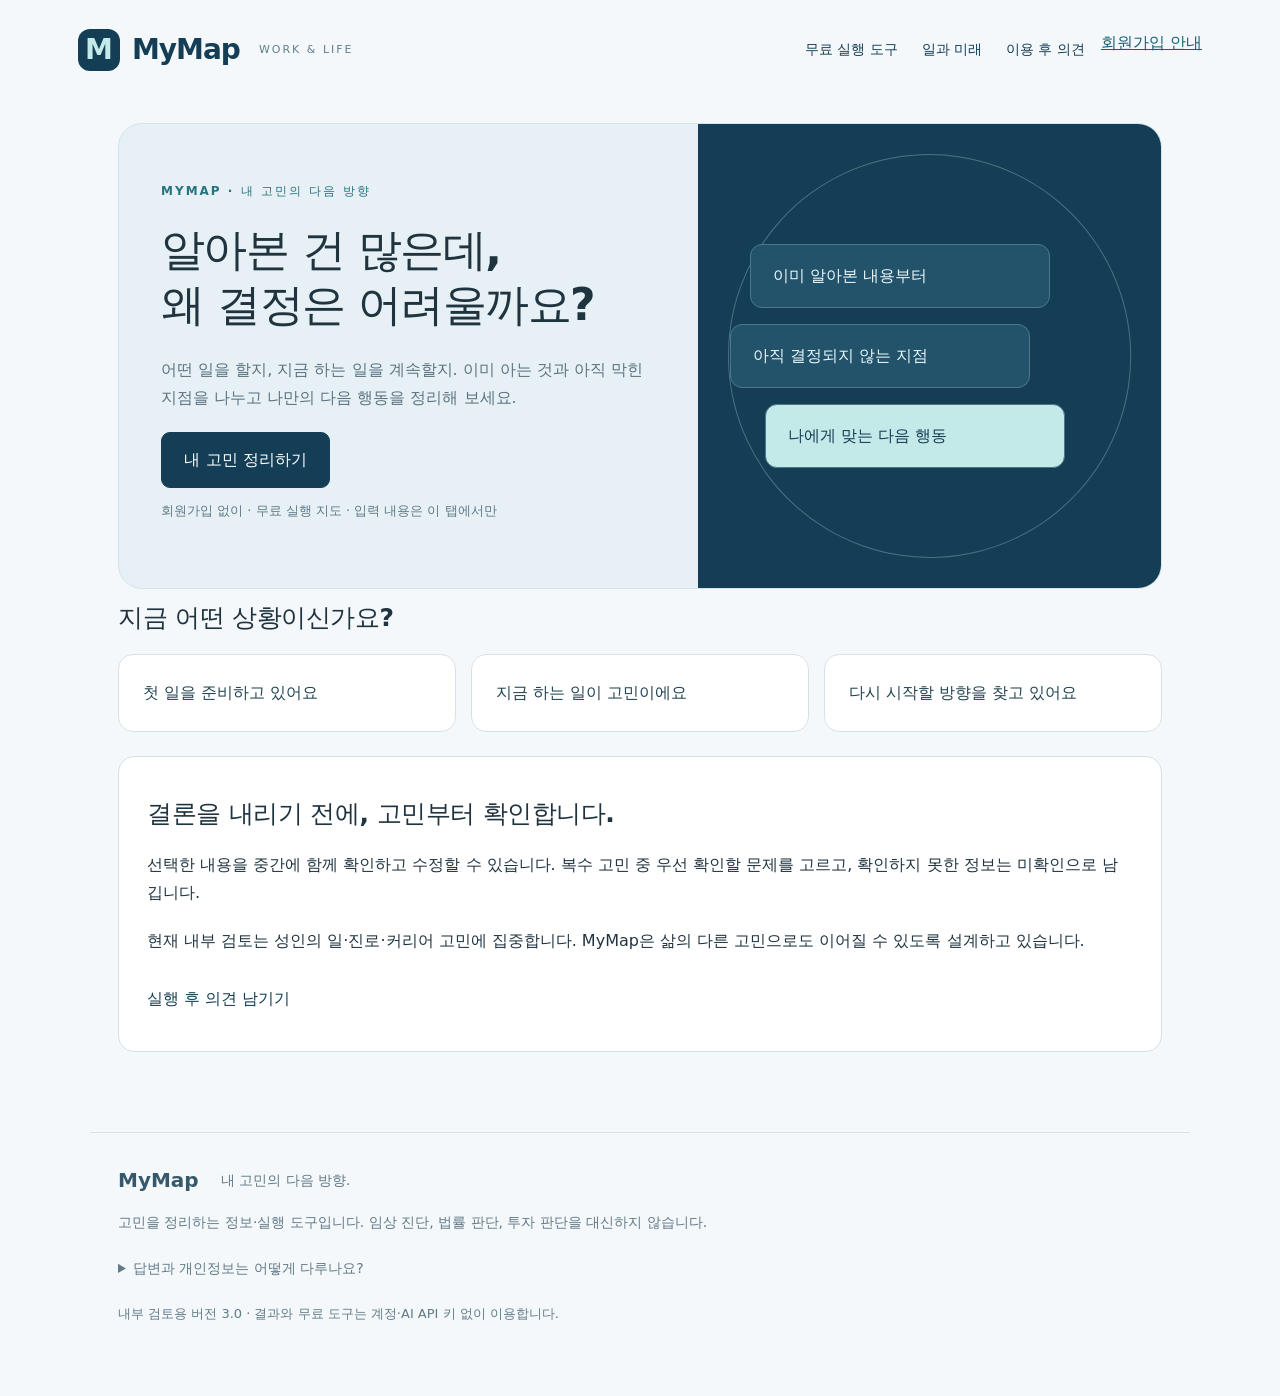
<file: index.html>
<!doctype html><html lang="ko"><head><meta charset="utf-8"><meta name="viewport" content="width=device-width,initial-scale=1"><meta name="referrer" content="no-referrer"><meta name="description" content="이미 알아본 것과 아직 막힌 지점을 정리하고 다음 행동을 찾는 MyMap."><title>MyMap · 내 고민의 다음 방향</title><link rel="stylesheet" href="style.css"><link rel="icon" href="brand.svg" type="image/svg+xml"></head>
<body><header><a href="./" id="brand" aria-label="MyMap 처음으로"><span class="brand-mark" aria-hidden="true">M</span><strong>MyMap</strong><span class="edition">WORK & LIFE</span></a><nav aria-label="주 메뉴"><button id="nav-tools">무료 실행 도구</button><button id="nav-all">일과 미래</button><button id="nav-feedback">이용 후 의견</button><a href="account.html">회원가입 안내</a></nav></header>
<main id="app" aria-live="polite"><p>질문을 준비하고 있습니다.</p></main>
<footer><div class="footer-head"><strong>MyMap</strong><span>내 고민의 다음 방향.</span></div><p>고민을 정리하는 정보·실행 도구입니다. 임상 진단, 법률 판단, 투자 판단을 대신하지 않습니다.</p><details><summary>답변과 개인정보는 어떻게 다루나요?</summary><p>질문 답변과 도구에 입력한 내용은 이 탭의 메모리에서만 처리합니다. 새로고침하거나 ‘입력 지우기’를 누르면 지워집니다. 다운로드한 문서는 직접 보관·삭제해 주세요.</p><p>선택적 이용 통계에는 임의 참여 코드와 시작·완료·도구 사용 같은 단계만 포함하며 고민 내용·질문 응답·입력 문장은 보내지 않습니다. 선택형 피드백도 별도로 동의한 경우에만 제공합니다. 참여 코드는 이름이 아니지만 응답을 연결하는 식별자입니다.</p><p id="collection-state"></p><p>후속 의견은 자동 발송하지 않습니다. 원하실 때 참여 코드를 입력해 직접 남기실 수 있습니다.</p><div class="actions"><button id="withdraw">통계 동의 철회</button><button id="export-research">이 탭의 연구 기록 내려받기</button><button id="erase">입력 지우기</button></div><p id="privacy-msg" role="status"></p></details><p class="fine">내부 검토용 버전 3.0 · 결과와 무료 도구는 계정·AI API 키 없이 이용합니다.</p></footer>
<script src="pilot-config.js"></script><script src="engine.js"></script><script src="pilot-core.js"></script><script src="telemetry.js"></script><script src="toolkit.js"></script><script src="app.js"></script></body></html>
</file>
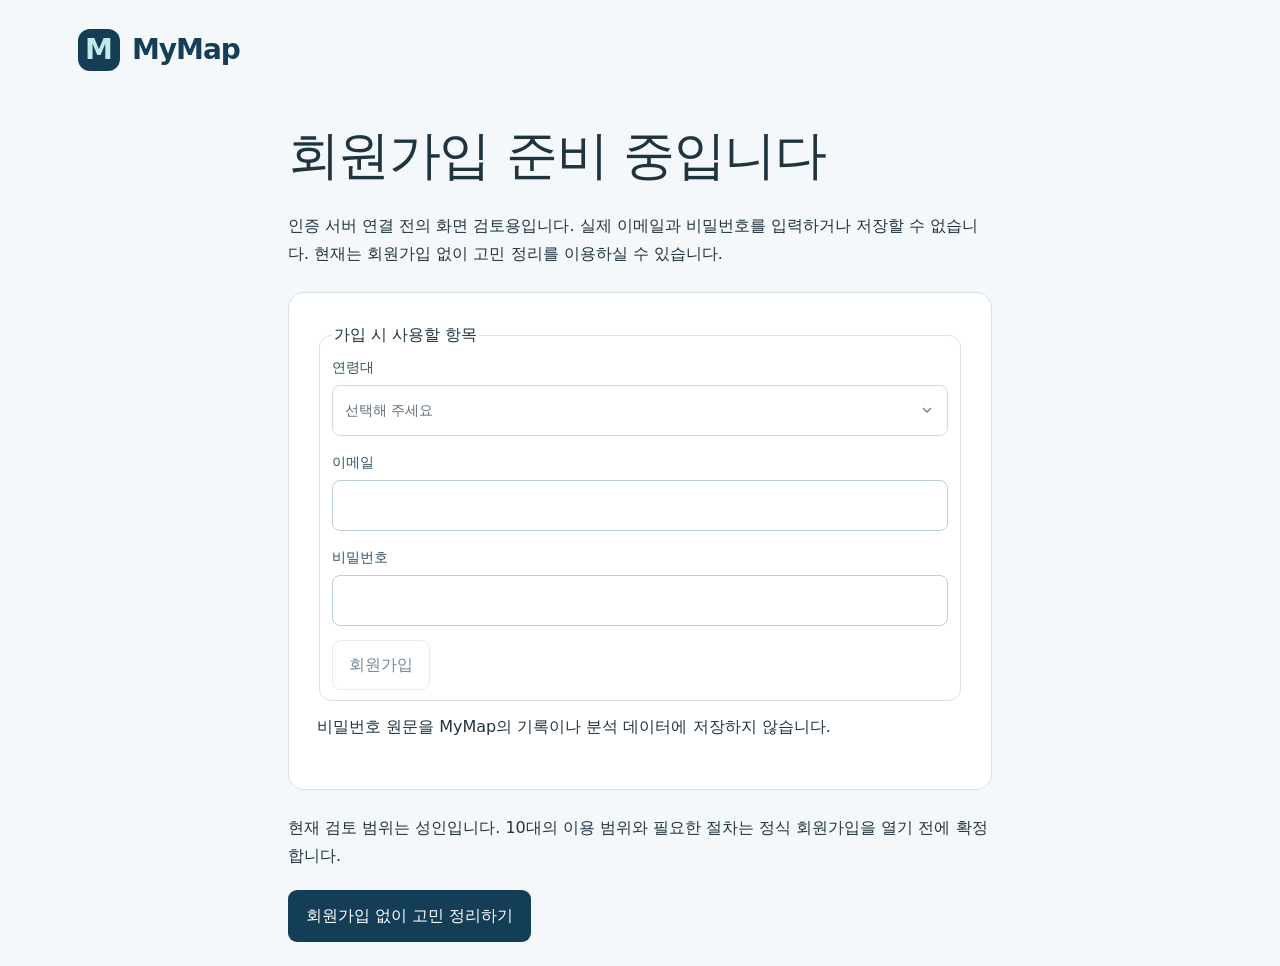
<file: account.html>
<!doctype html><html lang="ko"><head><meta charset="utf-8"><meta name="viewport" content="width=device-width,initial-scale=1"><title>MyMap · 회원가입 준비</title><link rel="stylesheet" href="style.css"></head><body><header><a id="brand" href="./"><span class="brand-mark">M</span><strong>MyMap</strong></a></header><main class="narrow"><h1>회원가입 준비 중입니다</h1><p>인증 서버 연결 전의 화면 검토용입니다. 실제 이메일과 비밀번호를 입력하거나 저장할 수 없습니다. 현재는 회원가입 없이 고민 정리를 이용하실 수 있습니다.</p><section class="panel"><fieldset disabled><legend>가입 시 사용할 항목</legend><label>연령대<select><option>선택해 주세요</option><option>10대</option><option>20대</option><option>30대</option><option>40대</option><option>50대</option><option>60대 이후</option></select></label><label>이메일<input type="email" autocomplete="off"></label><label>비밀번호<input type="password" autocomplete="new-password"></label><button>회원가입</button></fieldset><p>비밀번호 원문을 MyMap의 기록이나 분석 데이터에 저장하지 않습니다.</p></section><p>현재 검토 범위는 성인입니다. 10대의 이용 범위와 필요한 절차는 정식 회원가입을 열기 전에 확정합니다.</p><a class="link-button" href="career.html">회원가입 없이 고민 정리하기</a></main></body></html>
</file>
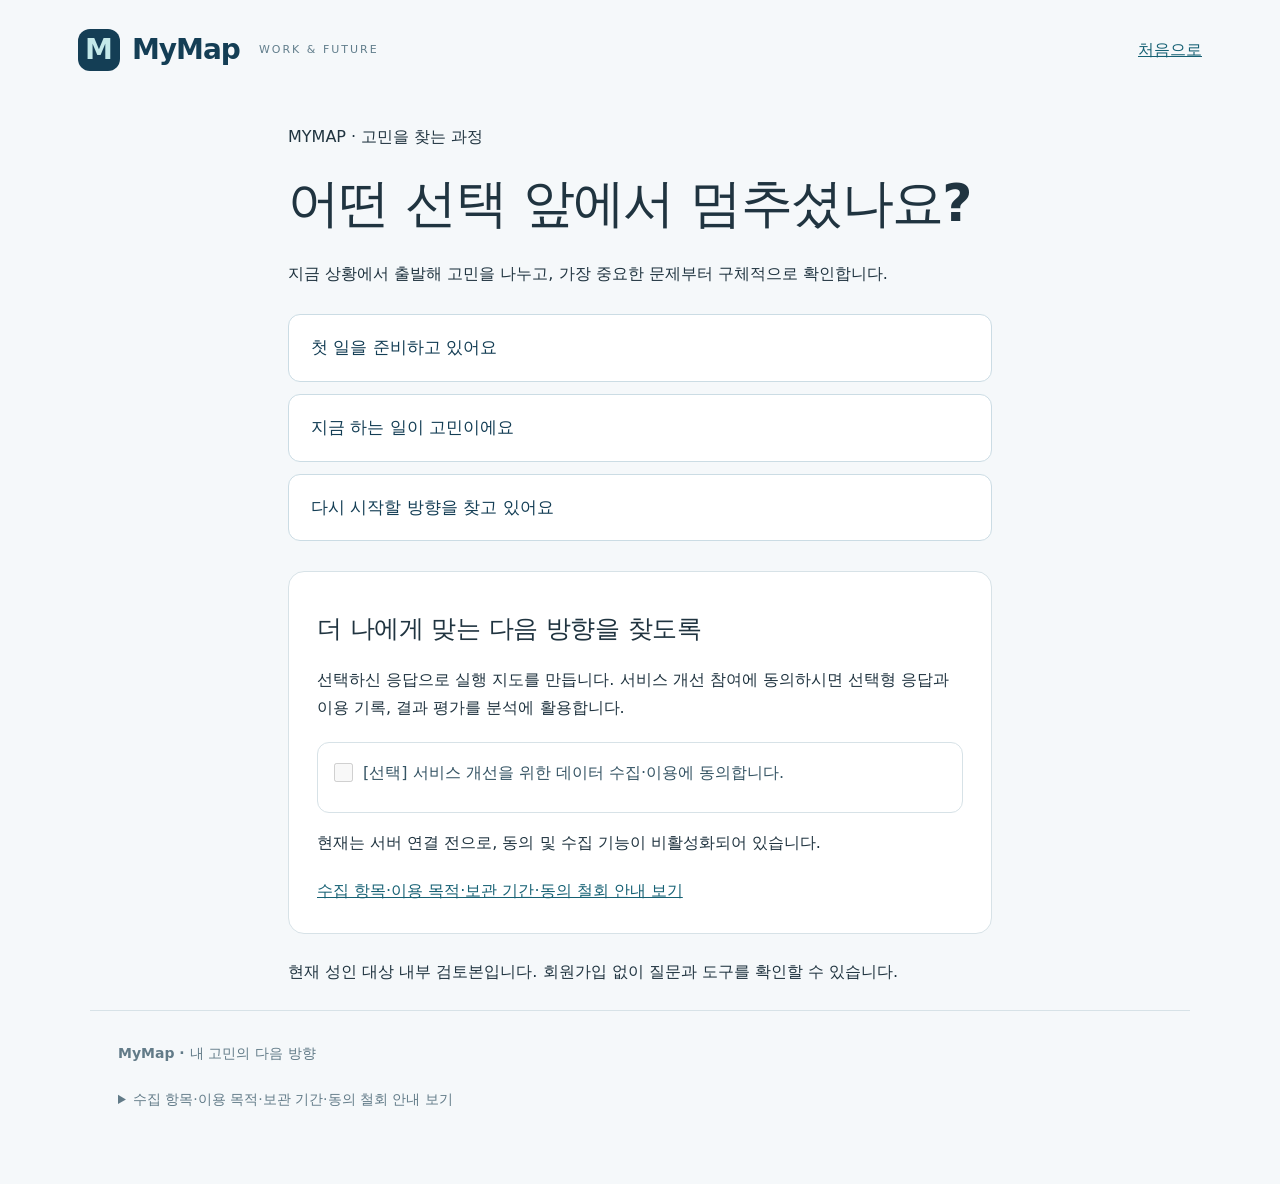
<file: career.html>
<!doctype html><html lang="ko"><head><meta charset="utf-8"><meta name="viewport" content="width=device-width,initial-scale=1"><meta name="referrer" content="no-referrer"><title>MyMap · 내 고민의 다음 방향</title><link rel="stylesheet" href="style.css"><link rel="icon" href="brand.svg"></head><body><header><a id="brand" href="./"><span class="brand-mark" aria-hidden="true">M</span><strong>MyMap</strong><span class="edition">WORK & FUTURE</span></a><nav><a href="./">처음으로</a></nav></header><main id="career" class="narrow" aria-live="polite">질문을 준비합니다.</main><footer>MyMap · 응답은 이 탭에서만 처리됩니다.</footer><script src="decision-core.js"></script><script src="decision.js"></script></body></html>
</file>
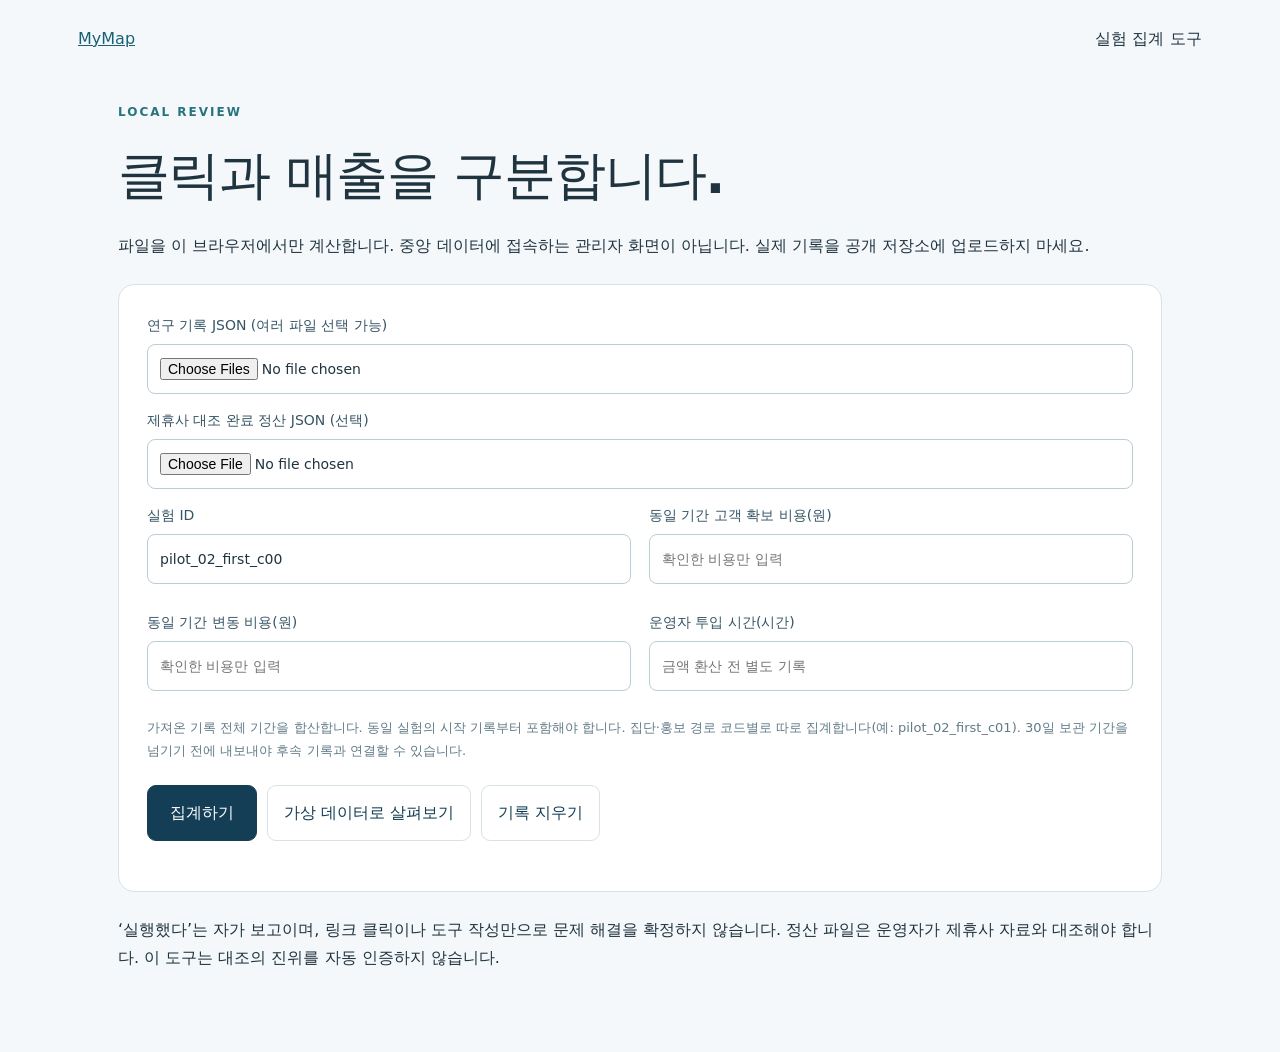
<file: ops.html>
<!doctype html><html lang="ko"><head><meta charset="utf-8"><meta name="viewport" content="width=device-width,initial-scale=1"><meta name="referrer" content="no-referrer"><title>MyMap · 실험 집계</title><link rel="stylesheet" href="style.css"></head><body><header><a href="./">MyMap</a><strong>실험 집계 도구</strong></header><main><p class="eyebrow">LOCAL REVIEW</p><h1>클릭과 매출을 구분합니다.</h1><p>파일을 이 브라우저에서만 계산합니다. 중앙 데이터에 접속하는 관리자 화면이 아닙니다. 실제 기록을 공개 저장소에 업로드하지 마세요.</p><div class="panel"><label>연구 기록 JSON (여러 파일 선택 가능)<input id="research" type="file" accept=".json" multiple></label><label>제휴사 대조 완료 정산 JSON (선택)<input id="orders" type="file" accept=".json"></label><div class="form-grid"><label>실험 ID<input id="experiment" value="pilot_02_first_c00"></label><label>동일 기간 고객 확보 비용(원)<input id="acquisition" type="number" min="0" placeholder="확인한 비용만 입력"></label><label>동일 기간 변동 비용(원)<input id="variable" type="number" min="0" placeholder="확인한 비용만 입력"></label><label>운영자 투입 시간(시간)<input id="hours" type="number" min="0" placeholder="금액 환산 전 별도 기록"></label></div><p class="fine">가져온 기록 전체 기간을 합산합니다. 동일 실험의 시작 기록부터 포함해야 합니다. 집단·홍보 경로 코드별로 따로 집계합니다(예: pilot_02_first_c01). 30일 보관 기간을 넘기기 전에 내보내야 후속 기록과 연결할 수 있습니다.</p><div class="actions"><button id="calculate" class="primary">집계하기</button><button id="sample">가상 데이터로 살펴보기</button><button id="clear">기록 지우기</button></div><p id="message" role="status"></p></div><div id="results"></div><p>‘실행했다’는 자가 보고이며, 링크 클릭이나 도구 작성만으로 문제 해결을 확정하지 않습니다. 정산 파일은 운영자가 제휴사 자료와 대조해야 합니다. 이 도구는 대조의 진위를 자동 인증하지 않습니다.</p></main><script src="pilot-core.js"></script><script src="ops.js"></script></body></html>
</file>
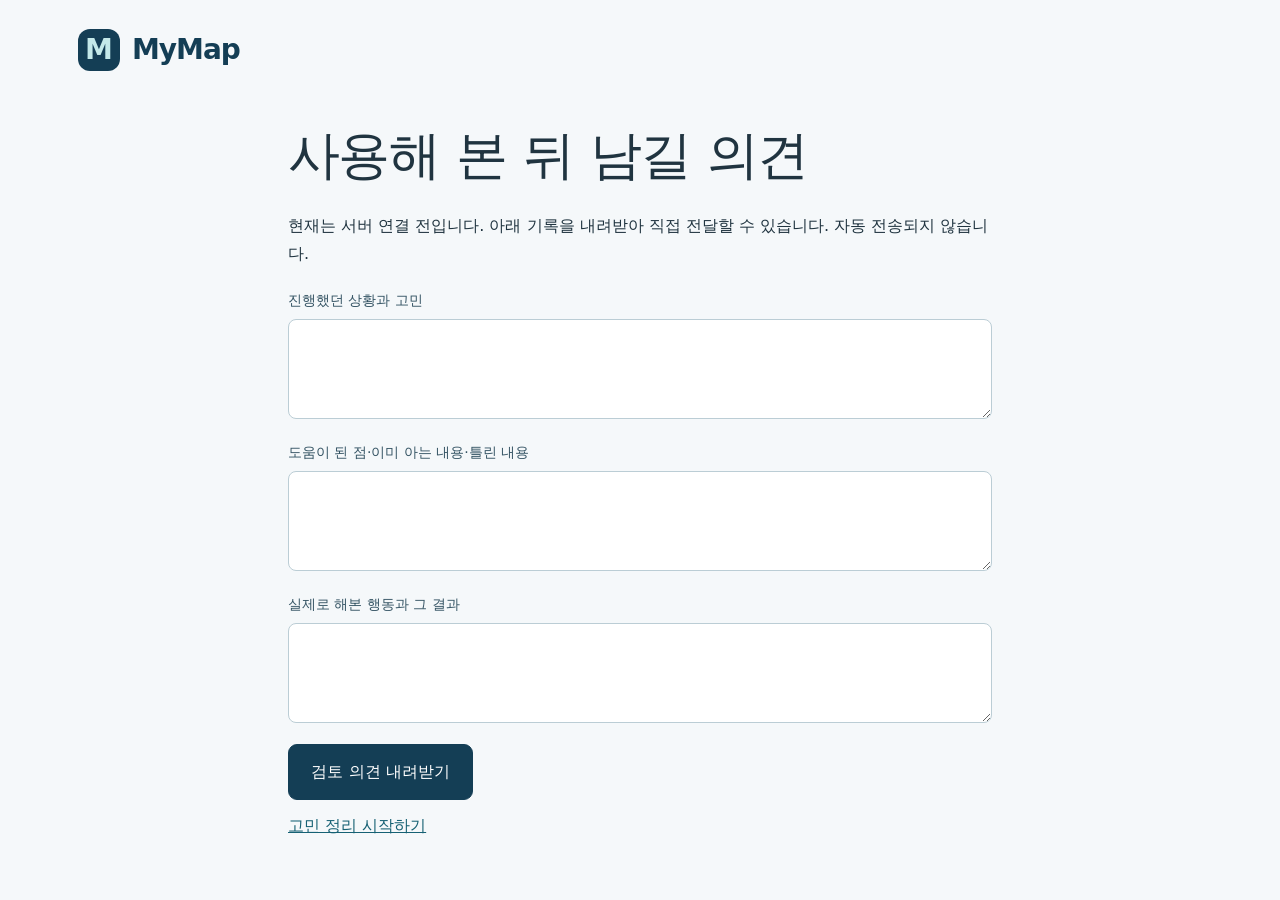
<file: review.html>
<!doctype html><html lang="ko"><head><meta charset="utf-8"><meta name="viewport" content="width=device-width,initial-scale=1"><title>MyMap · 검토 의견</title><link rel="stylesheet" href="style.css"></head><body><header><a id="brand" href="./"><span class="brand-mark">M</span><strong>MyMap</strong></a></header><main class="narrow"><h1>사용해 본 뒤 남길 의견</h1><p>현재는 서버 연결 전입니다. 아래 기록을 내려받아 직접 전달할 수 있습니다. 자동 전송되지 않습니다.</p><label>진행했던 상황과 고민<textarea id="path"></textarea></label><label>도움이 된 점·이미 아는 내용·틀린 내용<textarea id="note"></textarea></label><label>실제로 해본 행동과 그 결과<textarea id="action"></textarea></label><button class="primary" id="download">검토 의견 내려받기</button><p><a href="career.html">고민 정리 시작하기</a></p></main><script src="review.js"></script></body></html>
</file>
<file: style.css>
:root{font:16px/1.75 system-ui,-apple-system,'Noto Sans KR',sans-serif;color:#203440;background:#f5f8fa;font-synthesis:none;--navy:#143e55;--teal:#187a7d;--border:#d7e2e7}*{box-sizing:border-box}body{margin:0}button,input,textarea,select{font:inherit}button,a{touch-action:manipulation}button{cursor:pointer;background:#fff;color:var(--navy);border:1px solid var(--border);border-radius:9px;padding:10px 16px}button:hover{background:#eef5f7;border-color:#7babb8}a{color:#166174}button:focus-visible,a:focus-visible,input:focus-visible,textarea:focus-visible,select:focus-visible{outline:3px solid #d7993e;outline-offset:3px}header{max-width:1180px;margin:auto;padding:25px 28px;display:flex;justify-content:space-between;align-items:center;gap:20px}#brand{display:flex;align-items:center;gap:12px;text-decoration:none;color:var(--navy)}#brand strong{font-size:24px;letter-spacing:-.6px}.edition{font-size:11px;letter-spacing:2px;margin-left:7px;color:#627e8c}nav{display:flex;gap:8px}nav button{background:transparent;border:0;font-size:14px;padding:8px}main{max-width:1100px;margin:24px auto 80px;padding:0 28px;min-height:60vh}h1{font-size:clamp(32px,4.4vw,52px);line-height:1.25;letter-spacing:-1.6px;font-weight:700;margin:18px 0 24px}h2{font-size:25px;line-height:1.5;letter-spacing:-.5px;margin:10px 0 18px}h3{font-size:19px;line-height:1.5;margin:10px 0}p{margin:12px 0 20px}.muted{color:#5c7481}.fine{font-size:13px;color:#617b88}.eyebrow{color:#27747f;letter-spacing:2px;font-size:12px;font-weight:700}.hero{display:grid;grid-template-columns:1.25fr 1fr;background:#e6f0f5;border:1px solid #d3e5ec;border-radius:24px;overflow:hidden}.hero-copy{padding:45px 42px}.hero-art{background:#143e55;color:#eaf7f9;padding:40px 32px;display:flex;flex-direction:column;justify-content:center;position:relative}.hero-art:before{content:'';position:absolute;inset:30px;border-radius:50%;border:1px solid #497282;transform:rotate(-25deg)}.hero-art .path-item{position:relative;background:#23536b;padding:17px 22px;border-radius:12px;margin:8px 0 8px 20px;max-width:300px;font-size:16px;border:1px solid #4d788b}.hero-art .path-item:nth-child(2){margin-left:0}.hero-art .path-item:last-child{background:#c4e9e9;color:#143e55;margin-left:35px}.actions{display:flex;gap:10px;flex-wrap:wrap;margin:22px 0}.primary{background:var(--navy);color:#fff;border-color:var(--navy);padding:13px 22px;font-weight:600}.primary:hover{background:#24586e;color:#fff}.quiet{background:transparent;border:0;padding-left:0}.section-label{display:flex;justify-content:space-between;align-items:center;margin:40px 0 16px;gap:16px}.grid{display:grid;grid-template-columns:repeat(3,1fr);gap:15px}.card{display:block;background:#fff;border:1px solid var(--border);padding:24px;border-radius:15px;text-align:left;width:100%;color:#244452}.card:hover{border-color:#5b9cac}.card small{display:block;font-size:12px;color:#527b87;margin-bottom:12px}.card strong{font-size:19px;display:block;line-height:1.5}.card p{font-size:14px;margin:10px 0 0}.work-list{display:grid;grid-template-columns:1fr 1fr;gap:13px}.work-card{padding:24px;border-radius:14px;display:flex;align-items:center;gap:20px;text-align:left;background:white;border:1px solid var(--border)}.work-card strong{display:block;font-size:18px}.work-card p{font-size:14px;color:#627b88;margin:4px 0}.symbol{font-size:23px;width:44px;flex-shrink:0;color:#27747f}.narrow{max-width:760px;margin:24px auto}.toolbar{display:flex;justify-content:space-between;align-items:center;gap:15px;margin-bottom:24px}.badge{display:inline-block;border-radius:20px;background:#e4f0f2;color:#286978;padding:4px 12px;font-size:12px}.options{display:grid;gap:12px;margin:28px 0}.option{text-align:left;padding:18px 22px;font-size:17px;width:100%;background:#fff;border:1px solid #cbdce4;border-radius:12px}.option:hover{background:#eaf4f7}.panel{background:white;border:1px solid var(--border);border-radius:16px;padding:28px;margin:24px 0}.highlight{border-color:#92c7cf;background:#edf8f8}.urgent{background:#fff4ef;border-color:#e7baa3}.notice{padding:14px 18px;border-left:3px solid #3b8193;background:#eaf1f6;font-size:14px}.check{display:flex;gap:10px;align-items:flex-start;font-size:14px;margin:16px 0}.check input{width:19px;height:19px;flex-shrink:0;margin-top:4px}label{display:block;font-size:14px;color:#355464}input,textarea,select{width:100%;border:1px solid #bbcdd5;border-radius:8px;background:#fff;padding:12px;color:#203440;margin:6px 0 14px}textarea{min-height:100px;resize:vertical}.form-grid{display:grid;grid-template-columns:1fr 1fr;gap:12px 18px}.task-row{display:grid;grid-template-columns:2fr 1fr 1.3fr 1.2fr;gap:10px;padding:15px 0;border-bottom:1px solid var(--border)}.output{white-space:pre-wrap;overflow-wrap:anywhere;background:#f0f6f8;padding:20px;border-radius:12px;font-size:15px}.error{color:#a13d2e;font-size:14px}.success{color:#146357}.result-title{font-size:36px}.path{font-size:14px;color:#4b6c7c}.summary-list li{margin:14px 0}details{margin:22px 0}summary{cursor:pointer}table{width:100%;border-collapse:collapse}th,td{border-bottom:1px solid var(--border);padding:10px;text-align:left;font-size:14px}.table-wrap{overflow-x:auto}.table-wrap input{min-width:65px}.footer-head{display:flex;gap:22px;align-items:center}.footer-head strong{font-size:20px;color:#35596b}footer{max-width:1100px;margin:auto;padding:30px 28px 50px;border-top:1px solid var(--border);font-size:14px;color:#627b88}footer button{font-size:13px}#privacy-msg{overflow-wrap:anywhere}.metric-grid{display:grid;grid-template-columns:repeat(4,1fr);gap:14px}.metric{background:white;border:1px solid var(--border);border-radius:12px;padding:20px}.metric strong{font-size:30px;display:block;color:#143e55}.metric span{font-size:13px}.link-button{display:inline-block;text-decoration:none;border-radius:9px;background:#143e55;color:white;padding:12px 18px}.offer-list{display:grid;grid-template-columns:1fr 1fr;gap:15px}select{appearance:none;background-image:url("data:image/svg+xml,%3Csvg xmlns='http://www.w3.org/2000/svg' width='16' height='16'%3E%3Cpath d='m4 6 4 4 4-4' fill='none' stroke='%23355464' stroke-width='1.5'/%3E%3C/svg%3E");background-repeat:no-repeat;background-position:right 12px center;padding-right:34px}@media(max-width:750px){header{padding:18px;align-items:flex-start}#brand strong{font-size:20px}.edition{display:none}nav{flex-wrap:wrap;justify-content:flex-end;max-width:180px;gap:0}nav button{font-size:12px}main{padding:0 18px;margin-top:8px}.hero{grid-template-columns:1fr}.hero-copy{padding:30px 24px}.hero-art{padding:20px 24px;min-height:190px}.hero-art .path-item{max-width:none;padding:10px 18px;font-size:14px}.hero-art:before{inset:15px}.grid{grid-template-columns:1fr}.work-list,.form-grid,.offer-list{grid-template-columns:1fr}.task-row{grid-template-columns:1fr 1fr}h1{font-size:34px}.panel{padding:21px}.result-title{font-size:29px}.metric-grid{grid-template-columns:1fr 1fr}.footer-head{align-items:flex-start;flex-direction:column;gap:4px}.table-wrap{max-width:100%}}@media print{header,footer,nav,button,.no-print{display:none}body{background:#fff}main{max-width:none}.panel{border:0;padding:0}.output{background:white}}

h1,h2,h3,.card strong,.work-card strong{word-break:keep-all;overflow-wrap:break-word}.hero h1{white-space:pre-line;font-size:clamp(30px,3.5vw,44px)}.metric strong{font-size:24px;overflow-wrap:anywhere}

.brand-mark{display:grid;place-items:center;width:42px;height:42px;border-radius:12px;background:var(--navy);color:#c4e9e9;font-size:28px;font-weight:800;line-height:1}#brand strong{font-size:28px;letter-spacing:-1px}
#career>.option{margin:6px 0}#career .check{padding:16px;background:white;border:1px solid var(--border);border-radius:12px;font-size:16px}#career li{margin:15px 0}#career label{font-size:16px}fieldset{border:1px solid var(--border);border-radius:12px}button:disabled{cursor:not-allowed;opacity:.6}
</file>
